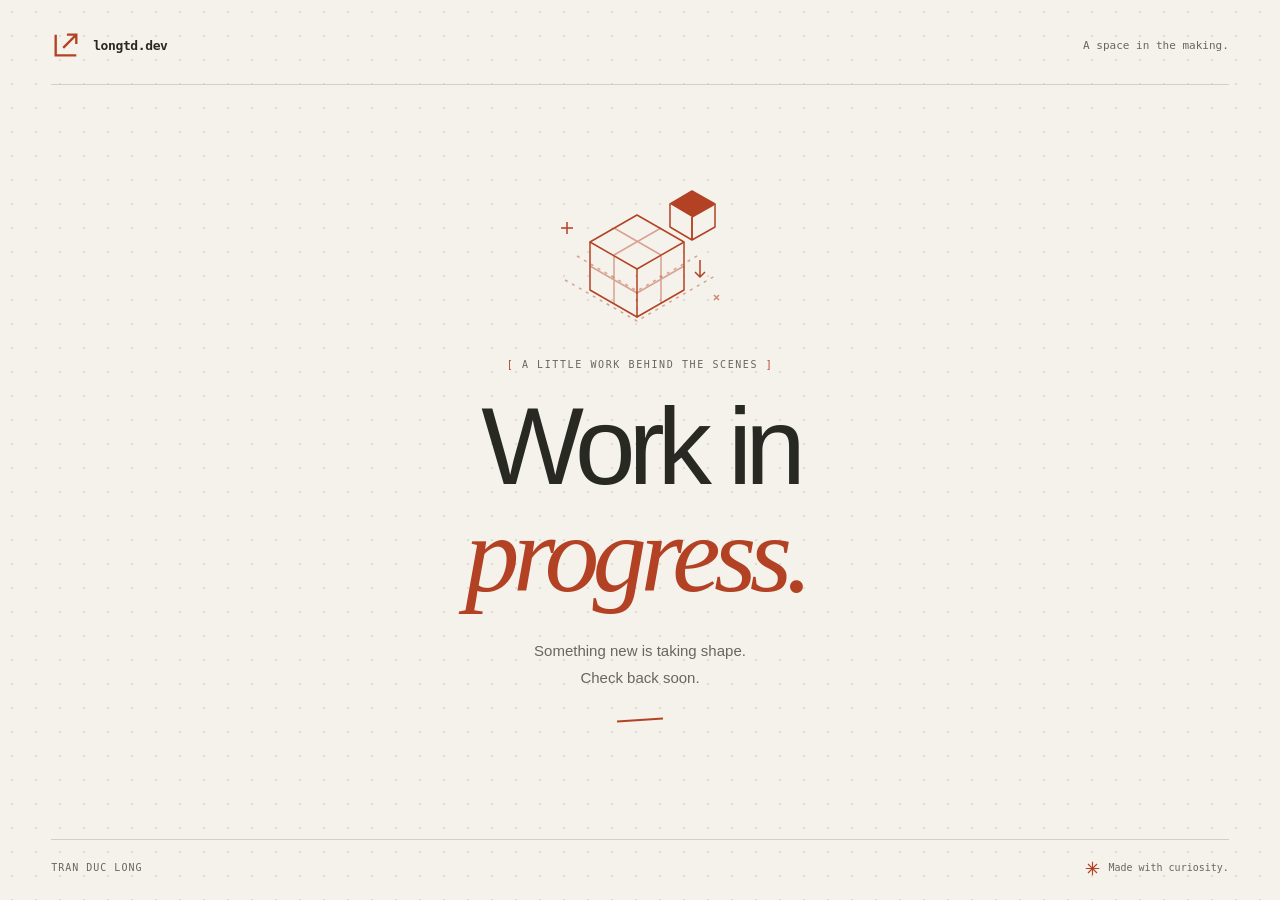
<file: index.html>
<!DOCTYPE html>
<html lang="en">
<head>
  <meta charset="utf-8">
  <meta name="viewport" content="width=device-width, initial-scale=1">
  <meta name="description" content="Tran Duc Long's website. Work in progress — something new is taking shape.">
  <meta name="theme-color" content="#f5f2eb">
  <title>Work in progress · Tran Duc Long</title>
  <link rel="canonical" href="https://longtd.dev/">
  <link rel="icon" href="/portfolio/asset/favicon.ico?v=20261119" sizes="any">
  <link rel="icon" href="/portfolio/asset/favicon.svg?v=20261119" type="image/svg+xml">
  <link rel="apple-touch-icon" href="/portfolio/asset/apple-touch-icon.png?v=20261119">
  <style>
    :root { color-scheme: light; --paper: #f5f2eb; --ink: #292924; --muted: #68665e; --accent: #b34225; --line: #d4d0c6; --grid: #dedbd2; --mono: "Cascadia Code", Consolas, monospace; }
    * { box-sizing: border-box; }
    body { margin: 0; background: var(--paper); color: var(--ink); font-family: "Segoe UI", sans-serif; }
    body::before { content: ""; position: fixed; inset: 0; pointer-events: none; background: radial-gradient(var(--grid) .8px, transparent .8px) 0 0 / 24px 24px; z-index: -1; }
    ::selection { background: var(--accent); color: var(--paper); }
    .page { min-height: 100svh; max-width: 1600px; margin: auto; padding: 30px clamp(24px, 4vw, 64px) 24px; display: flex; flex-direction: column; }
    header, footer { display: flex; align-items: center; justify-content: space-between; gap: 24px; }
    header { padding-bottom: 24px; border-bottom: 1px solid var(--line); }
    .brand { display: flex; align-items: center; gap: 12px; font-family: var(--mono); font-size: 13px; font-weight: 600; letter-spacing: -.03em; }
    .brand-mark { width: 30px; height: 30px; color: var(--accent); }
    .header-note { color: var(--muted); font-family: var(--mono); font-size: 11px; }
    main { flex: 1; display: flex; flex-direction: column; align-items: center; justify-content: center; text-align: center; padding: 38px 0 64px; }
    .assembly { width: 210px; height: 158px; margin-bottom: 24px; overflow: visible; color: var(--accent); }
    .loose-piece { animation: tinker 5s ease-in-out infinite; }
    @keyframes tinker { 0%, 100% { transform: translateY(0); } 50% { transform: translateY(-7px); } }
    .status { margin: 0 0 24px; color: var(--muted); font-family: var(--mono); font-size: 10px; letter-spacing: .16em; text-transform: uppercase; }
    .status::before { content: "[ "; color: var(--accent); }
    .status::after { content: " ]"; color: var(--accent); }
    h1 { margin: 0; font-size: clamp(68px, 8.5vw, 124px); font-weight: 500; line-height: .98; letter-spacing: -.065em; }
    h1 em { display: inline-block; padding-right: .08em; color: var(--accent); font-family: Georgia, "Times New Roman", serif; font-weight: 400; letter-spacing: -.06em; }
    .message { margin: 28px 0 0; color: var(--muted); font-size: 15px; line-height: 1.8; }
    .pencil-line { width: 46px; height: 2px; margin-top: 28px; background: var(--accent); transform: rotate(-4deg); }
    footer { padding-top: 20px; border-top: 1px solid var(--line); color: var(--muted); font-family: var(--mono); font-size: 10px; line-height: 1.6; }
    .footer-name { text-transform: uppercase; letter-spacing: .1em; }
    .footer-note { display: flex; align-items: center; gap: 8px; }
    .footer-note svg { width: 15px; height: 15px; color: var(--accent); flex-shrink: 0; }
    @media (max-width: 600px) {
      .page { padding-top: 24px; }
      header { padding-bottom: 20px; }
      .header-note { font-size: 9px; max-width: 90px; text-align: right; }
      main { padding: 40px 0 48px; }
      .assembly { width: 174px; height: 132px; margin-bottom: 24px; }
      .status { font-size: 9px; letter-spacing: .1em; }
      h1 { font-size: clamp(68px, 14vw, 84px); }
      .message { font-size: 14px; }
      footer { align-items: flex-start; gap: 16px; }
      .footer-note { max-width: 160px; font-size: 9px; }
    }
    @media (prefers-reduced-motion: reduce) { .loose-piece { animation: none; } }
  </style>
  <script async src="https://www.googletagmanager.com/gtag/js?id=G-F3N95N39ZR"></script>
  <script>
    window.dataLayer = window.dataLayer || [];
    function gtag(){dataLayer.push(arguments);}
    gtag('js', new Date()); gtag('config', 'G-F3N95N39ZR');
  </script>
</head>
<body>
  <div class="page">
    <header>
      <div class="brand">
        <svg class="brand-mark" viewBox="0 0 32 32" fill="none" aria-hidden="true"><path d="M5 5v22h22M13 19 27 5m-10 0h10v10" stroke="currentColor" stroke-width="2.5"/></svg>
        <span>longtd.dev</span>
      </div>
      <span class="header-note">A space in the making.</span>
    </header>
    <main>
      <svg class="assembly" viewBox="0 0 210 158" fill="none" aria-hidden="true">
        <g stroke="currentColor" stroke-width="1.5" stroke-linejoin="round">
          <path d="m30 103 72 41 78-45M42 79l60 35 60-35M102 114v30" stroke-dasharray="3 5" opacity=".45"/>
          <path d="m55 65 47 27 47-27-47-27-47 27Z" fill="var(--paper)"/>
          <path d="M55 65v48l47 27V92M102 140l47-27V65"/>
          <path d="m55 89 47 27 47-27M79 79v48m47-48v48" opacity=".45"/>
          <path d="m79 51 47 27m-47 0 47-27" opacity=".45"/>
          <g class="loose-piece">
            <path d="m135 27 22 13 23-13-23-13-22 13Z" fill="currentColor"/>
            <path d="M135 27v23l22 13V40m0 23 23-13V27" fill="var(--paper)"/>
            <path d="M157 40v23"/>
          </g>
          <path d="M165 83v17m-5-5 5 5 5-5M26 51h12m-6-6v12"/>
          <path d="m179 118 5 5m0-5-5 5" opacity=".6"/>
        </g>
      </svg>
      <p class="status">A little work behind the scenes</p>
      <h1>Work in<br><em>progress.</em></h1>
      <p class="message">Something new is taking shape.<br>Check back soon.</p>
      <div class="pencil-line" aria-hidden="true"></div>
    </main>
    <footer>
      <span class="footer-name">Tran Duc Long</span>
      <span class="footer-note"><svg viewBox="0 0 20 20" fill="none" aria-hidden="true"><path d="M10 1v18M1 10h18M4 4l12 12M4 16 16 4" stroke="currentColor" stroke-width="1.5"/></svg>Made with curiosity.</span>
    </footer>
  </div>
</body>
</html>
</file>
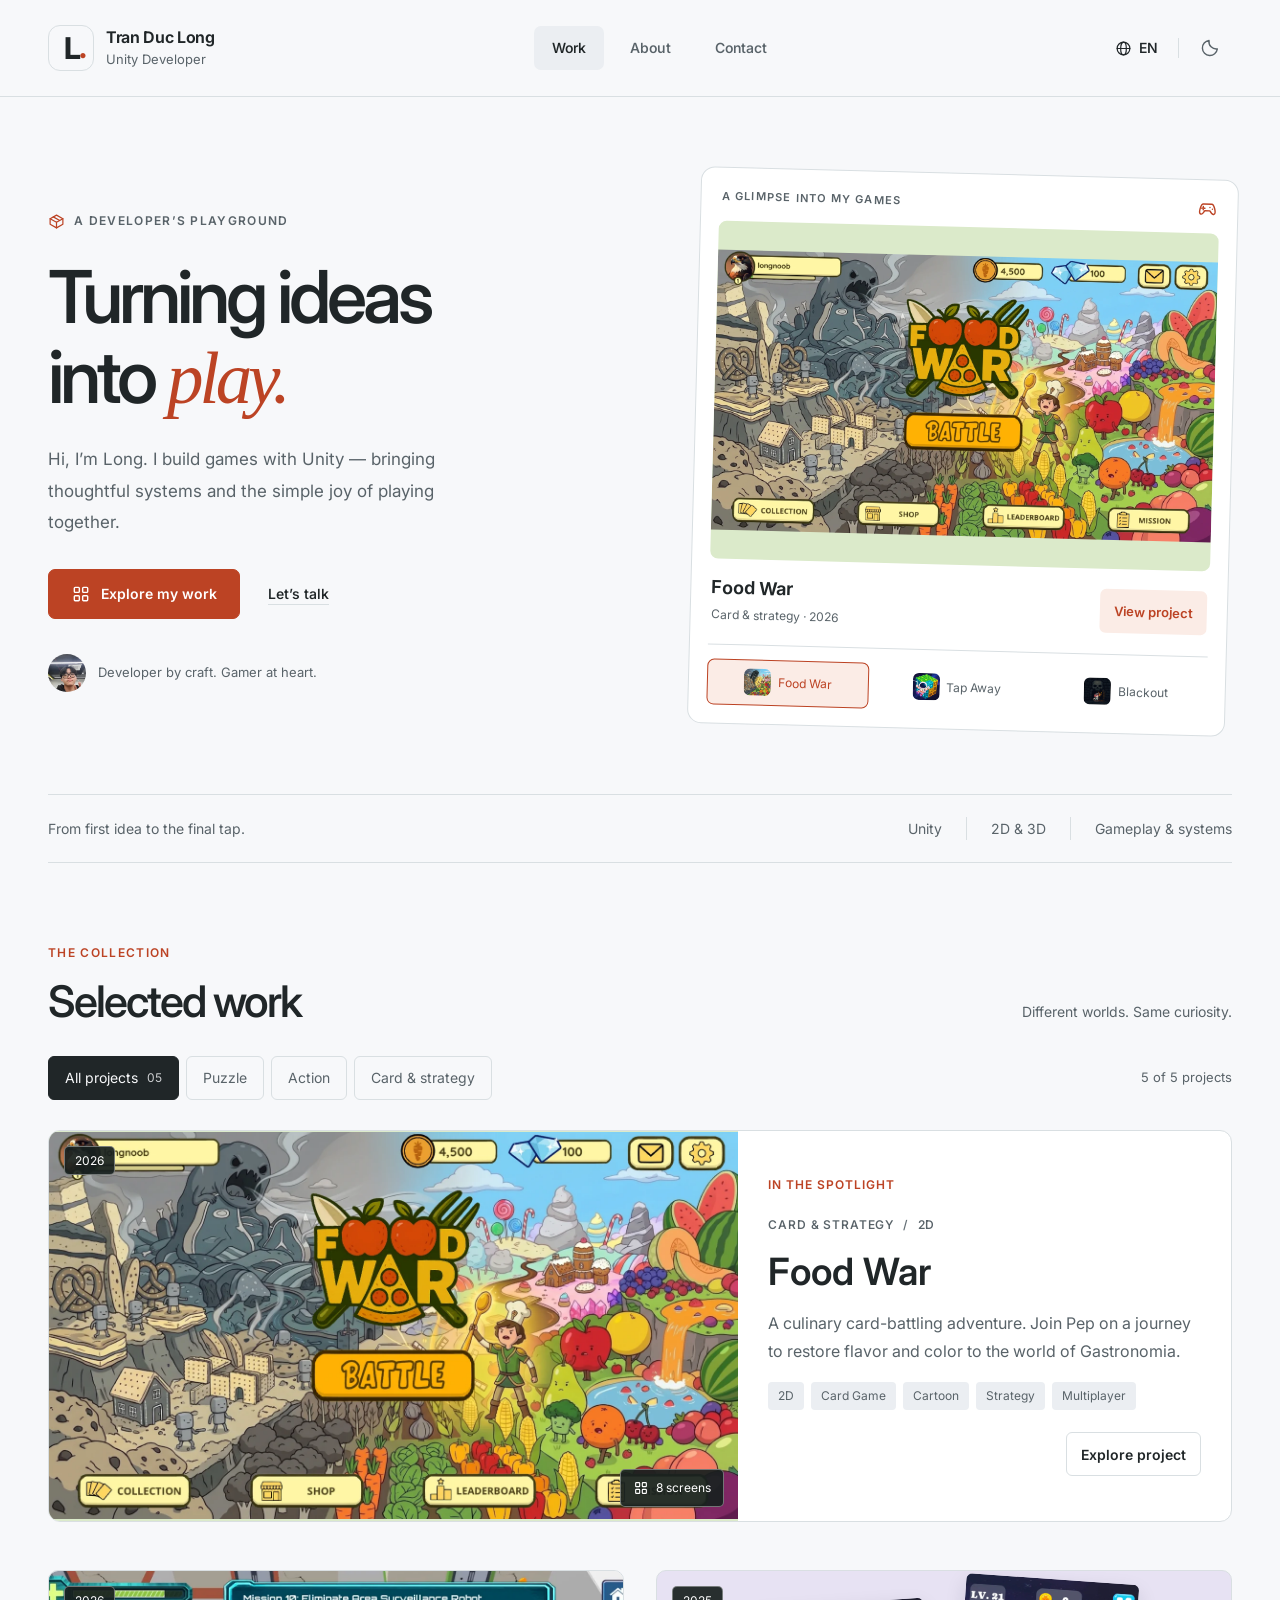
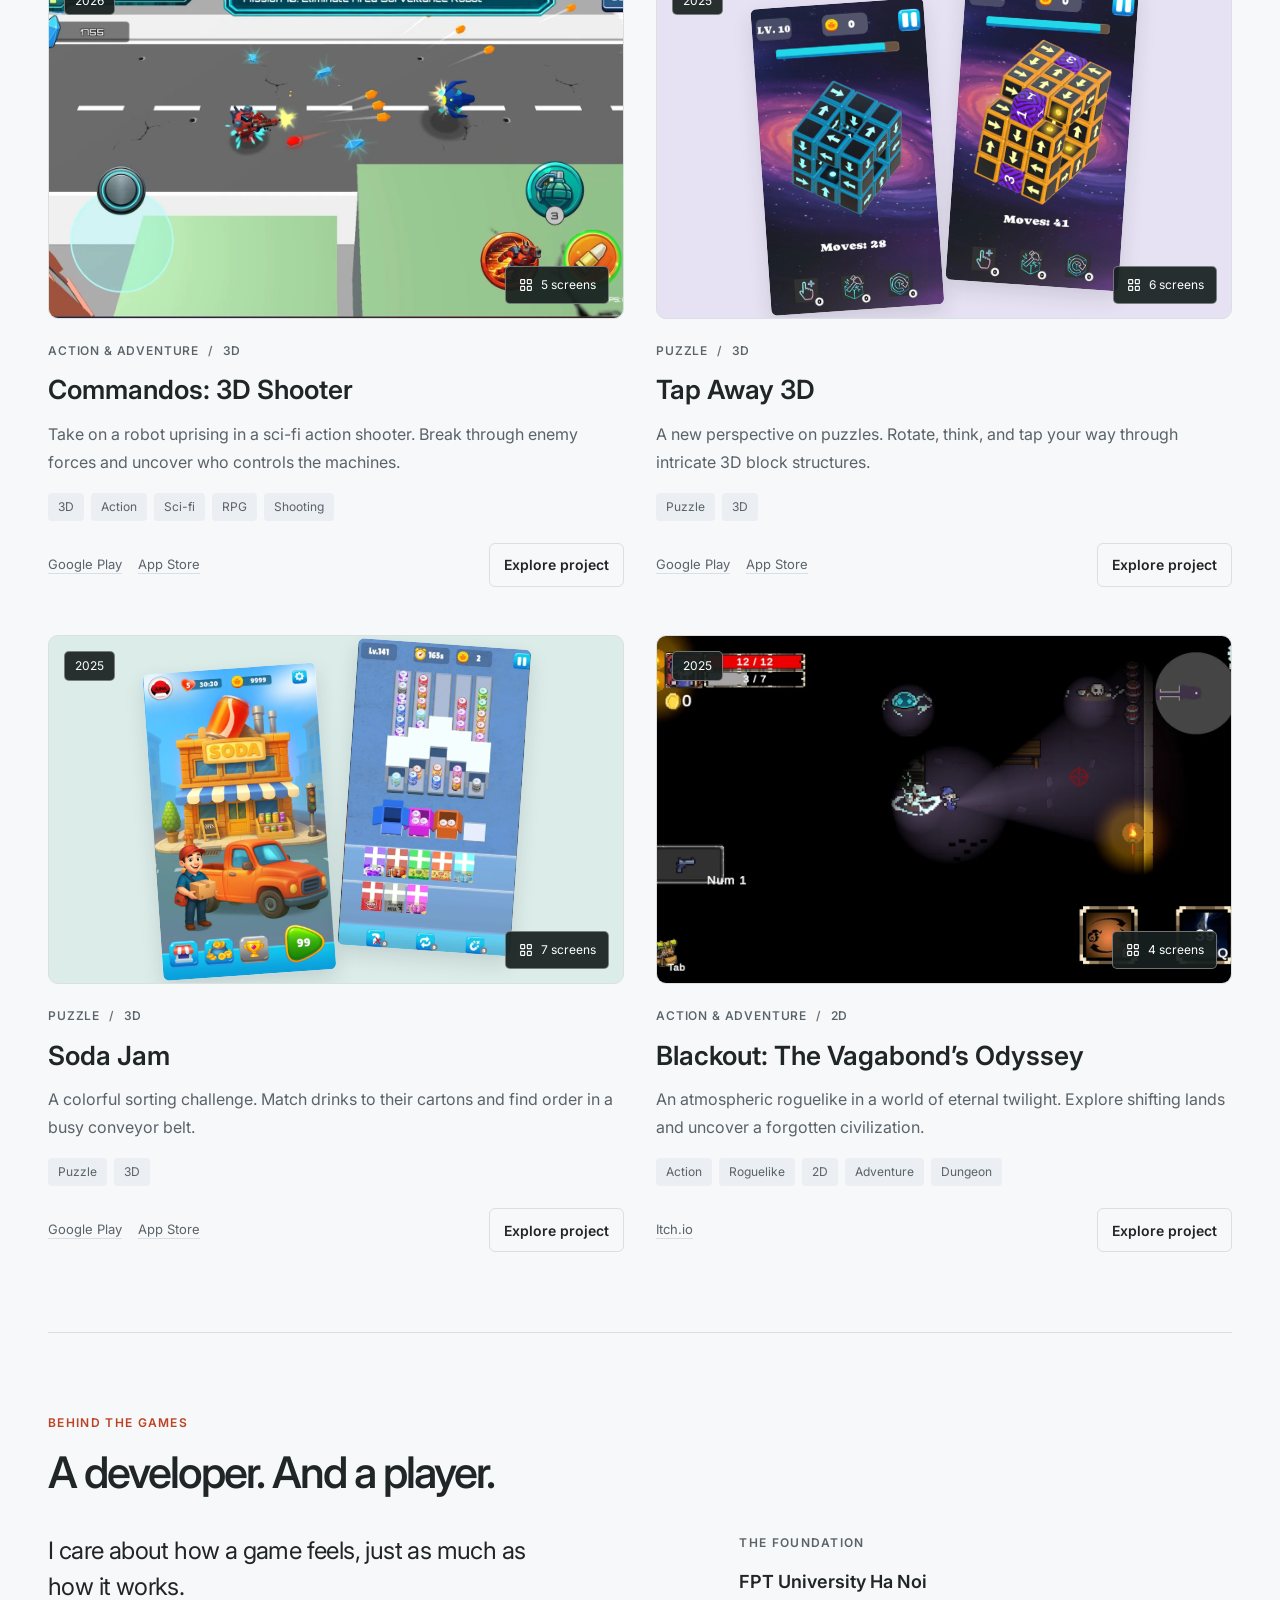
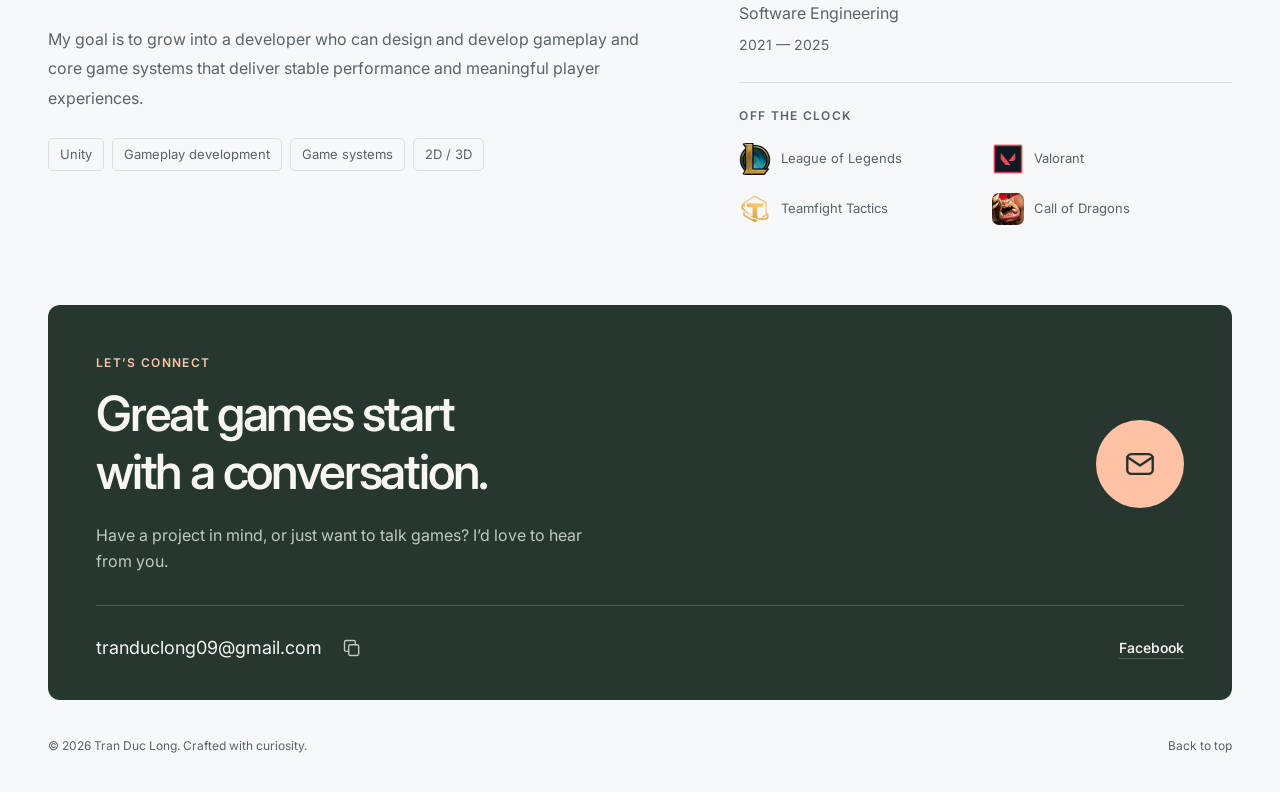
<file: portfolio/index.html>
<!DOCTYPE html>
<html lang="en">
<head>
  <meta charset="utf-8">
  <meta name="viewport" content="width=device-width, initial-scale=1">
  <meta name="description" content="Tran Duc Long — Unity Developer. Explore a selection of 2D and 3D games, from card battles and action adventures to playful mobile puzzles.">
  <meta name="theme-color" content="#f7f8fa">
  <title>Tran Duc Long — Unity Developer</title>
  <link rel="canonical" href="https://longtd.dev/portfolio/">
  <link rel="icon" href="asset/favicon.ico?v=20261119" sizes="any">
  <link rel="icon" href="asset/favicon.svg?v=20261119" type="image/svg+xml">
  <link rel="apple-touch-icon" href="asset/apple-touch-icon.png?v=20261119">
  <link rel="preconnect" href="https://fonts.googleapis.com">
  <link rel="preconnect" href="https://fonts.gstatic.com" crossorigin>
  <link href="https://fonts.googleapis.com/css2?family=Inter:wght@400;450;500;550;600;650;700;750;800&display=swap" rel="stylesheet">
  <link rel="stylesheet" href="styles.css?v=20261119">
  <script>
    try {
      document.documentElement.dataset.theme = localStorage.getItem('portfolio-theme') === 'dark' ? 'dark' : 'light';
      document.documentElement.lang = localStorage.getItem('portfolio-language') === 'vi' ? 'vi' : 'en';
    } catch (_) {}
  </script>
  <script src="projects.js" defer></script>
  <script src="app.js?v=20261119" defer></script>
  <script async src="https://www.googletagmanager.com/gtag/js?id=G-F3N95N39ZR"></script>
  <script>
    window.dataLayer = window.dataLayer || [];
    function gtag(){dataLayer.push(arguments);}
    gtag('js', new Date()); gtag('config', 'G-F3N95N39ZR');
  </script>
</head>
<body id="home">
  <svg class="icon-library" xmlns="http://www.w3.org/2000/svg" aria-hidden="true">
    <symbol id="icon-arrow" viewBox="0 0 24 24"><path d="M5 12h14m-6-6 6 6-6 6"/></symbol>
    <symbol id="icon-up-right" viewBox="0 0 24 24"><path d="M7 17 17 7M7 7h10v10"/></symbol>
    <symbol id="icon-grid" viewBox="0 0 24 24"><rect x="4" y="4" width="6" height="6" rx="1"/><rect x="14" y="4" width="6" height="6" rx="1"/><rect x="4" y="14" width="6" height="6" rx="1"/><rect x="14" y="14" width="6" height="6" rx="1"/></symbol>
    <symbol id="icon-person" viewBox="0 0 24 24"><circle cx="12" cy="8" r="4"/><path d="M4 21v-2a8 8 0 0 1 16 0v2"/></symbol>
    <symbol id="icon-mail" viewBox="0 0 24 24"><rect x="3" y="5" width="18" height="14" rx="3"/><path d="m3 7 9 6 9-6"/></symbol>
    <symbol id="icon-sun" viewBox="0 0 24 24"><circle cx="12" cy="12" r="4"/><path d="M12 2v2m0 16v2M2 12h2m16 0h2M5 5l1.4 1.4m11.2 11.2L19 19M5 19l1.4-1.4M17.6 6.4 19 5"/></symbol>
    <symbol id="icon-moon" viewBox="0 0 24 24"><path d="M20.8 13.2A9 9 0 0 1 10.8 3 9 9 0 1 0 20.8 13.2Z"/></symbol>
    <symbol id="icon-globe" viewBox="0 0 24 24"><circle cx="12" cy="12" r="9"/><ellipse cx="12" cy="12" rx="4" ry="9"/><path d="M3 12h18"/></symbol>
    <symbol id="icon-code" viewBox="0 0 24 24"><path d="m7 7-5 5 5 5m10-10 5 5-5 5M14 4l-4 16"/></symbol>
    <symbol id="icon-play" viewBox="0 0 24 24"><path d="m9 5 11 7-11 7Z"/></symbol>
    <symbol id="icon-close" viewBox="0 0 24 24"><path d="m6 6 12 12M6 18 18 6"/></symbol>
    <symbol id="icon-chevron" viewBox="0 0 24 24"><path d="m9 5 7 7-7 7"/></symbol>
    <symbol id="icon-copy" viewBox="0 0 24 24"><rect x="8" y="8" width="12" height="13" rx="2"/><path d="M16 8V5a2 2 0 0 0-2-2H5a2 2 0 0 0-2 2v9a2 2 0 0 0 2 2h3"/></symbol>
    <symbol id="icon-check" viewBox="0 0 24 24"><path d="m5 12 4 4L19 6"/></symbol>
    <symbol id="icon-cube" viewBox="0 0 24 24"><path d="m12 3 9 5v8l-9 5-9-5V8Z"/><path d="m3 8 9 5 9-5m-9 5v8M7.5 5.5l9 5"/></symbol>
    <symbol id="icon-game" viewBox="0 0 24 24"><path d="M7 7h10c3 0 6 11 3 12-2 1-5-4-5-4H9s-3 5-5 4C1 18 4 7 7 7Z"/><path d="M7 10v4m-2-2h4m6-1h.01M18 13h.01"/></symbol>
  </svg>
  <a class="skip-link" href="#main" data-en="Skip to content" data-vi="Đến nội dung chính">Skip to content</a>
  <header class="site-header">
    <div class="header-inner">
      <a class="identity" href="#home" aria-label="Tran Duc Long — home">
        <span class="brand-mark" aria-hidden="true">L<span>.</span></span>
        <span><span class="name" data-en="Tran Duc Long" data-vi="Trần Đức Long">Tran Duc Long</span><span class="role" data-en="Unity Developer" data-vi="Lập trình viên Unity">Unity Developer</span></span>
      </a>
      <nav class="navigation" aria-label="Main navigation">
        <a href="#projects" class="nav-link active" aria-current="location"><span data-en="Work" data-vi="Dự án">Work</span></a>
        <a href="#about" class="nav-link"><span data-en="About" data-vi="Về tôi">About</span></a>
        <a href="#contact" class="nav-link"><span data-en="Contact" data-vi="Liên hệ">Contact</span></a>
      </nav>
      <div class="preferences"><button class="language-button" id="langBtn" type="button" aria-label="Switch to Vietnamese"><svg class="icon" aria-hidden="true"><use href="#icon-globe"/></svg><span id="languageLabel">EN</span></button><span class="control-divider"></span><button class="icon-button" id="themeBtn" type="button" aria-label="Switch to dark theme"><svg class="icon" aria-hidden="true"><use href="#icon-moon"/></svg></button></div>
    </div>
  </header>
  <main id="main" class="main" tabindex="-1">
    <section class="hero" aria-labelledby="hero-title">
      <div class="hero-copy">
        <p class="eyebrow"><svg class="icon" aria-hidden="true"><use href="#icon-cube"/></svg><span data-en="A DEVELOPER’S PLAYGROUND" data-vi="GÓC SÁNG TẠO CỦA LẬP TRÌNH VIÊN">A DEVELOPER’S PLAYGROUND</span></p>
        <h1 id="hero-title"><span data-en="Turning ideas" data-vi="Biến ý tưởng">Turning ideas</span><br><span data-en="into " data-vi="thành ">into </span><em class="accent-text" data-en="play." data-vi="trò chơi.">play.</em></h1>
        <p class="hero-description" data-en="Hi, I’m Long. I build games with Unity — bringing thoughtful systems and the simple joy of playing together." data-vi="Chào bạn, tôi là Long. Tôi làm game bằng Unity — kết hợp hệ thống chỉn chu với niềm vui giản đơn khi chơi.">Hi, I’m Long. I build games with Unity — bringing thoughtful systems and the simple joy of playing together.</p>
        <div class="hero-actions"><a class="button button-primary" href="#projects"><svg class="icon" aria-hidden="true"><use href="#icon-grid"/></svg><span data-en="Explore my work" data-vi="Khám phá dự án">Explore my work</span></a><a class="text-link" href="#contact" data-en="Let’s talk" data-vi="Cùng trò chuyện">Let’s talk</a></div>
        <div class="hero-signature"><img src="asset/optimized/avatar(1).webp" alt="" width="44" height="44"><span data-en="Developer by craft. Gamer at heart." data-vi="Lập trình bằng đam mê. Chơi bằng trái tim.">Developer by craft. Gamer at heart.</span></div>
      </div>
      <div class="hero-showcase">
        <div class="showcase-top"><span class="detail-label" data-en="A GLIMPSE INTO MY GAMES" data-vi="MỘT GÓC THẾ GIỚI GAME CỦA TÔI">A GLIMPSE INTO MY GAMES</span><svg class="icon" aria-hidden="true"><use href="#icon-game"/></svg></div>
        <div id="hero-preview"></div>
        <div class="showcase-selectors" role="group" aria-label="Choose a featured game">
          <button type="button" class="showcase-choice selected" data-preview="food-war" aria-pressed="true"><img src="asset/optimized/FoodWar/icon.webp" alt="" width="32" height="32"><span>Food War</span></button>
          <button type="button" class="showcase-choice" data-preview="tap-away-3d" aria-pressed="false"><img src="asset/optimized/TapAway3D/icon.webp" alt="" width="32" height="32"><span>Tap Away</span></button>
          <button type="button" class="showcase-choice" data-preview="blackout" aria-pressed="false"><img src="asset/optimized/Blackout/icon.webp" alt="" width="32" height="32"><span>Blackout</span></button>
        </div>
      </div>
    </section>
    <div class="intro-strip"><p data-en="From first idea to the final tap." data-vi="Từ ý tưởng đầu tiên đến từng lần chạm.">From first idea to the final tap.</p><div><span>Unity</span><span>2D &amp; 3D</span><span data-en="Gameplay & systems" data-vi="Gameplay & hệ thống">Gameplay &amp; systems</span></div></div>
    <section id="projects" class="work-section" aria-labelledby="work-title">
      <div class="section-heading"><div><p class="eyebrow section-kicker" data-en="THE COLLECTION" data-vi="BỘ SƯU TẬP">THE COLLECTION</p><h2 id="work-title" data-en="Selected work" data-vi="Dự án tiêu biểu">Selected work</h2></div><p class="section-aside" data-en="Different worlds. Same curiosity." data-vi="Thế giới mới. Đam mê không đổi.">Different worlds. Same curiosity.</p></div>
      <div class="work-toolbar"><div class="filters" role="group" aria-label="Filter projects"><button type="button" class="filter-button selected" data-filter="all" aria-pressed="true"><span data-en="All projects" data-vi="Tất cả">All projects</span><span class="filter-count">05</span></button><button type="button" class="filter-button" data-filter="puzzle" aria-pressed="false" data-en="Puzzle" data-vi="Giải đố">Puzzle</button><button type="button" class="filter-button" data-filter="action" aria-pressed="false" data-en="Action" data-vi="Hành động">Action</button><button type="button" class="filter-button" data-filter="card" aria-pressed="false" data-en="Card & strategy" data-vi="Thẻ bài & chiến thuật">Card & strategy</button></div><span class="work-results" id="work-results" role="status"></span></div><div class="project-grid" id="project-grid"></div><noscript><p>Enable JavaScript to explore the project galleries. Contact me at <a href="mailto:tranduclong09@gmail.com">tranduclong09@gmail.com</a>.</p></noscript>
    </section>
    <section id="about" class="about-section" aria-labelledby="about-title"><div class="section-heading"><div><p class="eyebrow section-kicker" data-en="BEHIND THE GAMES" data-vi="PHÍA SAU TRÒ CHƠI">BEHIND THE GAMES</p><h2 id="about-title" data-en="A developer. And a player." data-vi="Lập trình viên. Và người chơi.">A developer. And a player.</h2></div></div><div class="about-layout"><div class="about-story"><p class="about-lead" data-en="I care about how a game feels, just as much as how it works." data-vi="Tôi quan tâm đến cảm giác khi chơi, cũng như cách một trò chơi vận hành.">I care about how a game feels, just as much as how it works.</p><p data-en="My goal is to grow into a developer who can design and develop gameplay and core game systems that deliver stable performance and meaningful player experiences." data-vi="Mục tiêu của tôi là phát triển thành lập trình viên có thể thiết kế và phát triển gameplay cùng các hệ thống game cốt lõi, giúp game vận hành ổn định và mang lại trải nghiệm có giá trị cho người chơi.">My goal is to grow into a developer who can design and develop gameplay and core game systems that deliver stable performance and meaningful player experiences.</p><div class="skill-tags"><span>Unity</span><span data-en="Gameplay development" data-vi="Phát triển gameplay">Gameplay development</span><span data-en="Game systems" data-vi="Hệ thống game">Game systems</span><span>2D / 3D</span></div></div><div class="about-details"><div class="education"><p class="detail-label" data-en="THE FOUNDATION" data-vi="NỀN TẢNG">THE FOUNDATION</p><h3 data-en="FPT University Ha Noi" data-vi="Đại học FPT Hà Nội">FPT University Ha Noi</h3><p data-en="Software Engineering" data-vi="Kỹ thuật phần mềm">Software Engineering</p><span class="detail-date">2021 — 2025</span></div><div class="playing"><p class="detail-label" data-en="OFF THE CLOCK" data-vi="SAU GIỜ LÀM">OFF THE CLOCK</p><div class="playing-grid"><div class="playing-item"><img src="asset/optimized/games/lol.webp" alt="League of Legends" width="44" height="44" loading="lazy"><span>League of Legends</span></div><div class="playing-item"><img src="asset/optimized/games/valorant.webp" alt="Valorant" width="44" height="44" loading="lazy"><span>Valorant</span></div><div class="playing-item"><img src="asset/optimized/games/tft.webp" alt="Teamfight Tactics" width="44" height="44" loading="lazy"><span>Teamfight Tactics</span></div><div class="playing-item"><img src="asset/optimized/games/cod.webp" alt="Call of Dragons" width="44" height="44" loading="lazy"><span>Call of Dragons</span></div></div></div></div></div></section>
    <section id="contact" class="contact-section" aria-labelledby="contact-title"><div class="contact-top"><div><p class="eyebrow section-kicker" data-en="LET’S CONNECT" data-vi="CÙNG KẾT NỐI">LET’S CONNECT</p><h2 id="contact-title"><span data-en="Great games start" data-vi="Game hay bắt đầu">Great games start</span><br><span data-en="with a conversation." data-vi="từ một cuộc trò chuyện.">with a conversation.</span></h2><p data-en="Have a project in mind, or just want to talk games? I’d love to hear from you." data-vi="Bạn có ý tưởng dự án, hay muốn trò chuyện về game? Hãy kết nối với tôi.">Have a project in mind, or just want to talk games? I’d love to hear from you.</p></div><a class="contact-arrow" href="mailto:tranduclong09@gmail.com" aria-label="Email Tran Duc Long"><svg class="icon" aria-hidden="true"><use href="#icon-mail"/></svg></a></div><div class="contact-bottom"><div class="email-group"><a class="email-link" href="mailto:tranduclong09@gmail.com">tranduclong09@gmail.com</a><button type="button" id="copyEmail" class="icon-button" aria-label="Copy email address"><svg class="icon"><use href="#icon-copy"/></svg></button></div><a class="text-link" href="https://www.facebook.com/tranduclong0708" target="_blank" rel="noopener noreferrer">Facebook</a></div><p id="copy-status" role="status" class="copy-status"></p></section>
    <footer class="footer"><span>© <span class="current-year">2026</span> <span data-en="Tran Duc Long. Crafted with curiosity." data-vi="Trần Đức Long. Tạo nên từ sự tò mò.">Tran Duc Long. Crafted with curiosity.</span></span><a href="#home"><span data-en="Back to top" data-vi="Về đầu trang">Back to top</span></a></footer>
  </main>
  <dialog id="project-dialog" class="project-dialog" aria-labelledby="dialog-title"><div class="dialog-header"><span class="detail-label" data-en="PROJECT DETAILS" data-vi="CHI TIẾT DỰ ÁN">PROJECT DETAILS</span><button type="button" class="icon-button close-dialog" aria-label="Close project"><svg class="icon"><use href="#icon-close"/></svg></button></div><div id="dialog-content"></div></dialog>
</body>
</html>
</file>
<file: portfolio/styles.css>
/* Long — an image-led playground. Shared tokens own both themes. */
:root {
  color-scheme: light;
  --bg: #f7f8fa;
  --surface: #ffffff;
  --surface-hover: #ebeef2;
  --text: #202628;
  --muted: #596369;
  --subtle: #657076;
  --border: #d9dfe2;
  --accent: #bc4324;
  --on-accent: #ffffff;
  --accent-soft: #fbece6;
  --art-bg: #e4ebe6;
  --focus: #bc4324;
  --duration: 180ms;
  --radius: 14px;
  --font-body: 'Inter', 'Segoe UI', sans-serif;
}
:root[data-theme="dark"] {
  color-scheme: dark;
  --bg: #15191b;
  --surface: #1f2528;
  --surface-hover: #2b3439;
  --text: #f3f4f1;
  --muted: #b2bbc0;
  --subtle: #9ca8ae;
  --border: #3c474d;
  --accent: #ffad8f;
  --on-accent: #342016;
  --accent-soft: #3b2c26;
  --art-bg: #263733;
  --focus: #ffc2ab;
}
* { box-sizing: border-box; }
html { scroll-behavior: smooth; scroll-padding-top: 112px; }
body { margin: 0; background: var(--bg); color: var(--text); font-family: var(--font-body); font-size: 1rem; line-height: 1.65; -webkit-font-smoothing: antialiased; }
button, a { -webkit-tap-highlight-color: transparent; touch-action: manipulation; }
button { font: inherit; cursor: pointer; color: inherit; }
a { color: inherit; text-decoration: none; }
button, a { transition: background var(--duration), color var(--duration), border-color var(--duration), transform var(--duration); }
a:focus-visible, button:focus-visible, [tabindex]:focus-visible { outline: 3px solid var(--focus); outline-offset: 4px; }
button:disabled { cursor: default; opacity: .45; }
img { display: block; max-width: 100%; }
h1,h2,h3,p { margin: 0; }
h1,h2,h3 { text-wrap: balance; }
svg.icon { width: 20px; height: 20px; fill: none; stroke: currentColor; stroke-width: 1.7; stroke-linecap: round; stroke-linejoin: round; flex-shrink: 0; }
.icon-library { position: absolute; width: 0; height: 0; overflow: hidden; }
::selection { background: var(--accent); color: var(--on-accent); }
.sr-only { position: absolute; width: 1px; height: 1px; padding: 0; margin: -1px; overflow: hidden; clip: rect(0,0,0,0); white-space: nowrap; border: 0; }
.skip-link { position: fixed; top: 12px; left: 12px; z-index: 100; transform: translateY(-180%); background: var(--accent); color: var(--on-accent); padding: 12px 20px; border-radius: 6px; }
.skip-link:focus { transform: none; }
/* One compact navigation, in the same reading order at every size. */
.site-header { position: sticky; top: 0; z-index: 20; background: var(--bg); border-bottom: 1px solid var(--border); }
.header-inner { max-width: 1328px; margin: auto; min-height: 96px; padding: 12px 48px; display: flex; align-items: center; justify-content: space-between; gap: 24px; }
.identity { display: flex; align-items: center; gap: 12px; }
.brand-mark { display: grid; place-content: center; width: 46px; height: 46px; border: 1px solid var(--border); border-radius: 12px; font-size: 30px; font-weight: 750; letter-spacing: -2px; line-height: 1; position: relative; }
.brand-mark span { position: absolute; color: var(--accent); right: 8px; bottom: 8px; }
.name { display: block; font-size: 1rem; font-weight: 650; letter-spacing: -.35px; line-height: 1.5; }
.role { display: block; font-size: .8125rem; color: var(--muted); }
.navigation { display: flex; gap: 8px; }
.nav-link { min-height: 44px; padding: 10px 18px; font-size: .875rem; font-weight: 550; color: var(--muted); border-radius: 7px; position: relative; }
.nav-link.active { color: var(--text); background: var(--surface-hover); }
.nav-link:hover { color: var(--accent); }
.preferences { display: flex; align-items: center; gap: 5px; }
.language-button { display: inline-flex; align-items: center; justify-content: center; gap: 7px; padding: 8px; min-width: 65px; min-height: 44px; border: 0; border-radius: 7px; background: transparent; font-size: .875rem; font-weight: 550; }
.language-button .icon { width: 17px; height: 17px; }
.icon-button { border: 1px solid transparent; width: 44px; height: 44px; border-radius: 8px; display: inline-flex; justify-content: center; align-items: center; background: transparent; color: var(--muted); flex-shrink: 0; }
.icon-button:hover,.language-button:hover { background: var(--surface-hover); color: var(--text); }
.control-divider { width: 1px; height: 20px; background: var(--border); margin: 0 4px; }
.main { max-width: 1328px; padding: 0 48px; margin: auto; }
/* A clear introduction paired with a manually controlled game preview. */
.hero { display: grid; grid-template-columns: 1.08fr 1fr; align-items: center; gap: 64px; padding: 76px 0 64px; }
.eyebrow, .detail-label { font-size: .75rem; letter-spacing: .11em; font-weight: 600; color: var(--muted); line-height: 1.7; }
.eyebrow { display: flex; align-items: center; gap: 9px; }
.eyebrow .icon { color: var(--accent); width: 17px; height: 17px; }
h1 { font-size: clamp(3.25rem, 5.7vw, 5rem); line-height: 1.1; font-weight: 550; letter-spacing: -.055em; margin-top: 25px; }
.accent-text { color: var(--accent); font-family: Georgia, 'Times New Roman', serif; font-weight: 400; }
.hero-description { color: var(--muted); max-width: 450px; font-size: 1.0625rem; line-height: 1.85; margin-top: 25px; }
.hero-actions { display: flex; align-items: center; gap: 28px; margin-top: 30px; }
.button { min-height: 50px; display: inline-flex; align-items: center; justify-content: center; gap: 10px; padding: 12px 22px; border: 1px solid var(--border); border-radius: 7px; font-size: .875rem; font-weight: 600; background: var(--surface); }
.button-primary { background: var(--accent); color: var(--on-accent); border-color: var(--accent); }
.button:hover { transform: translateY(-2px); }
.text-link { display: inline-flex; align-items: center; gap: 8px; font-size: .875rem; font-weight: 550; min-height: 44px; text-decoration: underline; text-underline-offset: 5px; text-decoration-color: var(--border); }
.text-link:hover { color: var(--accent); text-decoration-color: currentColor; }
.hero-signature { display: flex; align-items: center; gap: 12px; margin-top: 35px; color: var(--muted); font-size: .8125rem; }
.hero-signature img { width: 38px; height: 38px; border-radius: 50%; object-fit: cover; }
.hero-showcase { min-width: 0; border: 1px solid var(--border); border-radius: var(--radius); padding: 18px; background: var(--surface); transform: rotate(1.5deg); }
.showcase-top { display: flex; justify-content: space-between; align-items: center; gap: 12px; padding: 0 2px 15px; }
.showcase-top .detail-label { font-size: .6875rem; }
.showcase-top .icon { color: var(--accent); }
.preview-cover { display: block; position: relative; width: 100%; aspect-ratio: 1.48; background: var(--art-bg); border: 0; padding: 0; border-radius: 8px; overflow: hidden; }
.preview-cover img { width: 100%; height: 100%; object-fit: contain; transition: transform 300ms; }
.preview-cover:hover img { transform: scale(1.025); }
.preview-cover[data-game="food-war"] { background: #dbeaca; }
.preview-cover[data-game="tap-away-3d"] { background: #27283e; }
.preview-cover[data-game="blackout"] { background: #182524; }
.preview-caption { display: flex; align-items: center; justify-content: space-between; gap: 12px; padding: 17px 2px; }
.preview-title { display: block; font-size: 1.125rem; font-weight: 650; line-height: 1.35; }
.preview-category { font-size: .75rem; color: var(--muted); }
.preview-open { border: 0; background: var(--accent-soft); color: var(--accent); min-height: 44px; padding: 8px 14px; border-radius: 6px; font-size: .8125rem; font-weight: 600; flex-shrink: 0; }
.showcase-selectors { display: grid; grid-template-columns: repeat(3,minmax(0,1fr)); gap: 7px; padding-top: 14px; border-top: 1px solid var(--border); }
.showcase-choice { display: flex; align-items: center; justify-content: center; gap: 7px; min-height: 46px; border: 1px solid transparent; border-radius: 7px; background: transparent; color: var(--muted); font-size: .75rem; padding: 6px; }
.showcase-choice img { width: 27px; height: 27px; object-fit: cover; border-radius: 6px; }
.showcase-choice.selected { border-color: var(--accent); color: var(--accent); background: var(--accent-soft); }
.showcase-choice:hover { background: var(--surface-hover); }
.intro-strip { display: flex; justify-content: space-between; align-items: center; gap: 20px; padding: 22px 0; border-block: 1px solid var(--border); color: var(--muted); font-size: .875rem; }
.intro-strip>div { display: flex; flex-wrap: wrap; align-items: center; gap: 24px; }
.intro-strip>div span+span { border-left: 1px solid var(--border); padding-left: 24px; }
/* Work reads as an editorial collection rather than a dashboard. */
.work-section,.about-section { padding-top: 80px; }
.section-heading { display: flex; align-items: flex-end; justify-content: space-between; gap: 24px; }
.section-kicker { color: var(--accent); margin-bottom: 12px; }
h2 { font-size: clamp(2rem, 3.4vw, 2.75rem); line-height: 1.2; font-weight: 550; letter-spacing: -.045em; }
.section-aside { font-size: .875rem; color: var(--muted); padding-bottom: 4px; }
.work-toolbar { display: flex; justify-content: space-between; align-items: center; gap: 20px; margin: 28px 0 30px; }
.filters { display: flex; flex-wrap: wrap; gap: 7px; }
.filter-button { display: inline-flex; align-items: center; gap: 9px; min-height: 44px; padding: 9px 16px; font-size: .875rem; border: 1px solid var(--border); background: transparent; border-radius: 6px; color: var(--muted); }
.filter-button.selected { background: var(--text); border-color: var(--text); color: var(--bg); }
.filter-button:hover:not(.selected) { background: var(--surface-hover); color: var(--text); }
.filter-count { font-size: .75rem; opacity: .8; }
.work-results { font-size: .8125rem; color: var(--muted); white-space: nowrap; }
.project-grid { display: grid; grid-template-columns: repeat(2,minmax(0,1fr)); gap: 48px 32px; }
.project-card { min-width: 0; display: flex; flex-direction: column; }
.project-card[hidden] { display: none; }
.project-cover { display: block; width: 100%; aspect-ratio: 1.65; padding: 0; position: relative; overflow: hidden; border: 1px solid var(--border); background: var(--art-bg); border-radius: 10px; }
.cover-image { width: 100%; height: 100%; object-fit: cover; transition: transform 300ms ease; }
.project-cover:hover .cover-image { transform: scale(1.025); }
.cover-badge { position: absolute; top: 15px; left: 15px; border: 1px solid #ffffff60; border-radius: 5px; background: #182120ec; color: #fff; font-size: .75rem; padding: 4px 10px; }
.cover-open { position: absolute; bottom: 14px; right: 14px; min-height: 36px; display: inline-flex; align-items: center; gap: 7px; padding: 8px 12px; color: #fff; background: #182120ed; border: 1px solid #ffffff60; border-radius: 5px; font-size: .75rem; }
.cover-open .icon { width: 16px; height: 16px; }
.project-content { display: flex; flex-direction: column; align-items: flex-start; flex: 1; padding: 22px 0 0; }
.project-category { font-size: .75rem; font-weight: 550; color: var(--muted); letter-spacing: .07em; text-transform: uppercase; margin-bottom: 8px; }
.project-category span { margin: 0 5px; color: var(--subtle); }
.project-title { font-size: 1.65rem; font-weight: 600; line-height: 1.35; letter-spacing: -.035em; }
.project-title-button { border: 0; padding: 4px 0; background: transparent; font: inherit; text-align: left; }
.project-title-button:hover { color: var(--accent); }
.project-summary { font-size: 1rem; color: var(--muted); line-height: 1.75; margin-top: 8px; }
.project-meta { display: flex; flex-wrap: wrap; gap: 7px; margin-top: 17px; }
.tag { font-size: .75rem; padding: 3px 9px; background: var(--surface-hover); border: 1px solid transparent; border-radius: 4px; color: var(--muted); }
.project-footer { display: flex; flex-wrap: wrap; justify-content: space-between; align-items: center; gap: 8px 16px; width: 100%; margin-top: auto; padding-top: 22px; }
.project-links { display: flex; align-items: center; flex-wrap: wrap; gap: 16px; }
.store-link { display: inline-flex; align-items: center; min-height: 44px; font-size: .8125rem; color: var(--muted); text-decoration: underline; text-underline-offset: 4px; text-decoration-color: var(--border); }
.store-link:hover { color: var(--accent); }
.details-link { display: inline-flex; align-items: center; justify-content: center; gap: 8px; font-size: .875rem; font-weight: 600; min-height: 44px; border: 1px solid var(--border); border-radius: 6px; padding: 8px 14px; background: transparent; }
.details-link:hover { color: var(--accent); border-color: var(--accent); background: var(--accent-soft); }
.featured-project { grid-column: 1/-1; display: grid; grid-template-columns: 1.4fr 1fr; background: var(--surface); border: 1px solid var(--border); border-radius: 12px; overflow: hidden; }
.featured-project .project-cover { aspect-ratio: auto; height: 100%; min-height: 390px; border: 0; border-radius: 0; background: #dbeaca; }
.featured-project .cover-image { object-fit: contain; }
.featured-project .project-content { padding: 30px; justify-content: center; }
.featured-project .project-title { font-size: 2.35rem; }
.featured-label { color: var(--accent); font-size: .75rem; font-weight: 600; letter-spacing: .08em; margin-bottom: 20px; }
.featured-project .project-footer { margin-top: 0; }
.portrait-cover { display: flex; align-items: center; justify-content: center; gap: 22px; padding: 20px; background: #e7e2f3; }
.portrait-cover.soda-cover { background: #dbece9; }
.portrait-cover img { height: 100%; width: auto; max-width: 44%; object-fit: contain; border-radius: 6px; box-shadow: 0 8px 20px #15202520; transition: transform 250ms; }
.portrait-cover img:first-child { transform: rotate(-4deg) translateY(4%); }
.portrait-cover img+img { transform: rotate(4deg) translateY(-4%); }
.project-cover:hover.portrait-cover img { transform: none; }
/* Personal context and a strong, useful closing contact section. */
.about-section { border-top: 1px solid var(--border); margin-top: 80px; }
.about-layout { display: grid; grid-template-columns: 1.2fr 1fr; gap: 100px; margin-top: 35px; padding-bottom: 80px; }
.about-lead { font-size: 1.5rem; letter-spacing: -.025em; line-height: 1.5; max-width: 480px; }
.about-story>p+p { color: var(--muted); margin-top: 20px; font-size: 1rem; line-height: 1.85; }
.skill-tags { display: flex; flex-wrap: wrap; gap: 8px; margin-top: 24px; }
.skill-tags span { font-size: .8125rem; padding: 5px 11px; border: 1px solid var(--border); border-radius: 5px; color: var(--muted); }
.education h3 { font-size: 1.125rem; font-weight: 600; margin-top: 14px; }
.education>p:not(.detail-label) { color: var(--muted); margin-top: 3px; }
.detail-date { display: block; color: var(--muted); font-size: .875rem; margin-top: 7px; }
.playing { border-top: 1px solid var(--border); margin-top: 26px; padding-top: 23px; }
.playing-grid { display: grid; grid-template-columns: repeat(2,minmax(0,1fr)); gap: 18px 12px; margin-top: 16px; }
.playing-item { display: flex; align-items: center; gap: 10px; }
.playing-item img { width: 32px; height: 32px; object-fit: cover; border-radius: 7px; }
.playing-item span { font-size: .8125rem; color: var(--muted); }
.contact-section { --text: #f8f6f1; --muted: #c0c8c4; --border: #4e5e58; --accent: #ffc2a5; --on-accent: #29332e; --focus: #ffc2a5; --surface-hover: #3c4b44; background: #26372f; color: var(--text); padding: 48px 48px 30px; border-radius: 12px; }
.contact-top { display: flex; align-items: center; justify-content: space-between; gap: 32px; }
.contact-section h2 { font-size: clamp(2rem,3.8vw,3.125rem); }
.contact-top p:not(.eyebrow) { color: var(--muted); font-size: 1rem; max-width: 520px; margin-top: 20px; }
.contact-arrow { display: flex; align-items: center; justify-content: center; width: 88px; height: 88px; border-radius: 50%; background: var(--accent); color: var(--on-accent); flex-shrink: 0; }
.contact-arrow .icon { width: 34px; height: 34px; }
.contact-arrow:hover { transform: translateY(-3px); }
.contact-bottom { display: flex; justify-content: space-between; align-items: center; gap: 18px; border-top: 1px solid var(--border); margin-top: 30px; padding-top: 20px; }
.email-group { display: flex; align-items: center; gap: 8px; min-width: 0; }
.email-link { font-size: 1.125rem; overflow-wrap: anywhere; }
.email-link:hover { color: var(--accent); }
.copy-status { color: var(--accent); font-size: .875rem; }
.copy-status:not(:empty) { margin-top: 10px; }
.footer { display: flex; align-items: center; justify-content: space-between; gap: 20px; color: var(--muted); font-size: .75rem; padding: 24px 0; }
.footer a { display: inline-flex; min-height: 44px; align-items: center; }
.footer a:hover { color: var(--accent); }
/* Native dialog provides focus containment, Escape and an inert background */
.project-dialog {
  background:var(--bg);
  color:var(--text);
  border:1px solid var(--border);
  border-radius:16px;
  padding:0 28px 30px;
  width:min(940px,calc(100% - 36px));
  max-height:90dvh;
  overscroll-behavior:contain;
}

.project-dialog::backdrop {
  background:#000b;
  backdrop-filter:blur(6px);
}

body:has(.project-dialog[open]) {
  overflow:hidden;
}

.dialog-header {
  display:flex;
  justify-content:space-between;
  align-items:center;
  position:sticky;
  top:0;
  padding:12px 0;
  z-index:2;
  background:var(--bg);
  border-bottom:1px solid var(--border);
}

.dialog-project-heading {
  display:flex;
  gap:16px;
  align-items:center;
  margin-top:23px;
}

.dialog-icon {
  width:58px;
  height:58px;
  border-radius:12px;
  object-fit:cover;
}

#dialog-title {
  font-size:clamp(24px,3vw,34px);
  letter-spacing:-1px;
}

.dialog-year {
  color:var(--muted);
  font-size:0.875rem;
  margin-top:3px;
}

.dialog-description {
  color:var(--muted);
  font-size:1rem;
  line-height:1.9;
  margin:21px 0;
  max-width:76ch;
}

.dialog-meta {
  display:flex;
  justify-content:space-between;
  gap:12px;
  align-items:center;
  flex-wrap:wrap;
  margin:18px 0 22px;
}

.dialog-meta .project-meta {
  margin:0;
}

.gallery-stage {
  background:var(--surface);
  border:1px solid var(--border);
  border-radius:10px;
  height:min(52vh,470px);
  display:flex;
  align-items:center;
  justify-content:center;
  overflow:hidden;
  position:relative;
}

.gallery-stage>img {
  width:100%;
  height:100%;
  object-fit:contain;
}

.gallery-stage.gallery-landscape {
  height:auto;
  aspect-ratio:16/9;
  max-height:470px;
}

.gallery-controls {
  display:flex;
  align-items:center;
  justify-content:space-between;
  margin-top:9px;
}

.gallery-counter {
  color:var(--muted);
  font-size:0.875rem;
  font-variant-numeric:tabular-nums;
}

.gallery-arrows {
  display:flex;
  gap:6px;
}

.gallery-arrows .icon-button {
  border-color:var(--border);
}

.gallery-previous .icon {
  transform:rotate(180deg);
}

.gallery-thumbnails {
  display:flex;
  gap:8px;
  margin-top:9px;
  overflow-x:auto;
  padding:5px 3px 10px;
}

.gallery-thumbnail {
  height:56px;
  width:82px;
  padding:3px;
  flex-shrink:0;
  border:1px solid var(--border);
  border-radius:5px;
  background:var(--surface);
  opacity:.6;
}

.gallery-thumbnail[aria-pressed="true"] {
  border-color:var(--accent);
  opacity:1;
}

.gallery-thumbnail img {
  width:100%;
  height:100%;
  object-fit:contain;
}

.trailer-section {
  margin-top:20px;
  border-top:1px solid var(--border);
  padding-top:20px;
}

.trailer-links {
  display:flex;
  align-items:center;
  flex-wrap:wrap;
  gap:10px 22px;
}

.trailer-frame {
  aspect-ratio:16/9;
  width:100%;
  border:1px solid var(--border);
  border-radius:10px;
  margin-top:16px;
}

.gallery-stage .image-error {
  position:absolute;
  bottom:15px;
  padding:10px;
  background:var(--bg);
  color:var(--muted);
  text-align:center;
  font-size:0.875rem;
}


:root[lang="vi"] h1 { font-size: clamp(3rem,5vw,4.5rem); line-height: 1.2; letter-spacing: -.045em; }
:root[lang="vi"] h2 { line-height: 1.35; }
@media (min-width: 1440px) { .hero { gap: 80px; padding-block: 90px 76px; } }
@media (max-width: 1050px) {
  .header-inner, .main { padding-inline: 32px; }
  .hero { gap: 36px; padding-block: 56px; }
  h1 { font-size: 3.75rem; }
  .hero-description { font-size: 1rem; }
  .showcase-choice { flex-direction: column; }
  .featured-project { grid-template-columns: 1.15fr 1fr; }
  .featured-project .project-content { padding: 25px; }
  .about-layout { gap: 48px; }
}
@media (max-width: 760px) {
  html { scroll-padding-top: 148px; }
  .header-inner { display: grid; grid-template-columns: 1fr auto; padding: 12px 22px 0; gap: 8px; }
  .identity { gap: 10px; }
  .name { font-size: .9375rem; }
  .role { font-size: .75rem; }
  .brand-mark { width: 40px; height: 40px; font-size: 27px; }
  .preferences { grid-column: 2; grid-row: 1; }
  .navigation { grid-row: 2; grid-column: 1/-1; justify-content: center; gap: 0; }
  .nav-link { flex: 1; text-align: center; border-radius: 0; border-bottom: 2px solid transparent; }
  .nav-link.active { background: transparent; color: var(--accent); border-color: var(--accent); }
  .main { padding-inline: 22px; }
  .hero { grid-template-columns: 1fr; gap: 36px; padding-block: 42px 38px; }
  .hero-copy { max-width: 560px; }
  h1 { font-size: clamp(3.3rem,8.5vw,4.6rem); margin-top: 20px; }
  .hero-description { margin-top: 20px; max-width: 520px; }
  .hero-signature { margin-top: 25px; }
  .hero-showcase { transform: none; padding: 15px; }
  .preview-cover { aspect-ratio: 1.7; }
  .showcase-choice { flex-direction: row; }
  .intro-strip { align-items: flex-start; flex-direction: column; gap: 10px; padding-block: 20px; }
  .intro-strip>div { gap: 16px; font-size: .8125rem; }
  .intro-strip>div span+span { padding-left: 16px; }
  .work-section,.about-section { padding-top: 48px; }
  .section-heading { align-items: flex-start; flex-direction: column; gap: 14px; }
  .section-aside { max-width: 300px; }
  .work-toolbar { align-items: flex-start; flex-direction: column; gap: 12px; margin-block: 24px; }
  .project-grid { gap: 34px 24px; }
  .featured-project { grid-template-columns: 1fr; }
  .featured-project .project-cover { aspect-ratio: 16/9; min-height: 0; }
  .featured-project .project-content { padding: 24px; }
  .featured-project .project-title { font-size: 2rem; }
  .featured-label { margin-bottom: 13px; }
  .project-title { font-size: 1.4rem; }
  .project-footer { align-items: flex-start; flex-direction: column; }
  .project-content { padding-top: 18px; }
  .about-section { margin-top: 48px; }
  .about-layout { grid-template-columns: 1fr; gap: 35px; margin-top: 24px; padding-bottom: 48px; }
  .contact-section { padding: 28px 24px 22px; }
  .contact-arrow { width: 58px; height: 58px; }
  .contact-arrow .icon { width: 26px; height: 26px; }
  .contact-bottom { align-items: flex-start; flex-direction: column; gap: 8px; }
  .email-link { font-size: 1rem; }
  .footer { align-items: flex-start; flex-direction: column; gap: 0; }
  .project-dialog { width: calc(100% - 20px); max-height: 94dvh; padding: 0 18px 22px; border-radius: 12px; }
  .dialog-description { line-height: 1.75; }
  .dialog-meta { align-items: flex-start; flex-direction: column; }
  :root[lang="vi"] h1 { font-size: clamp(2.9rem,8vw,4rem); }
}
@media (max-width: 540px) {
  .project-grid { grid-template-columns: 1fr; }
  .project-cover { aspect-ratio: 1.6; }
  .project-title { font-size: 1.65rem; }
  .project-footer { flex-direction: row; align-items: center; }
  .contact-top { align-items: flex-start; flex-direction: column; gap: 24px; }
  .contact-section h2 { font-size: 2rem; }
  .filter-button { padding: 9px 12px; }
}
@media (max-width: 370px) {
  .main { padding-inline: 16px; }
  .header-inner { padding-inline: 16px; }
  .brand-mark { display: none; }
  .hero-actions { gap: 18px; }
  .button { padding-inline: 16px; }
  .hero-showcase { padding: 12px; }
  .showcase-choice { flex-direction: column; }
  .preview-caption { align-items: flex-start; }
  .preview-open { padding-inline: 10px; }
  .intro-strip>div { gap: 10px; }
  .intro-strip>div span+span { padding-left: 10px; }
  .contact-section { padding-inline: 20px; }
  .playing-grid { grid-template-columns: 1fr; }
}
@media (prefers-reduced-motion: reduce) {
  html { scroll-behavior: auto; }
  *, *::before, *::after { transition: none !important; animation: none !important; }
  .button:hover, .contact-arrow:hover, .preview-cover:hover img, .project-cover:hover .cover-image { transform: none; }
}
</file>
